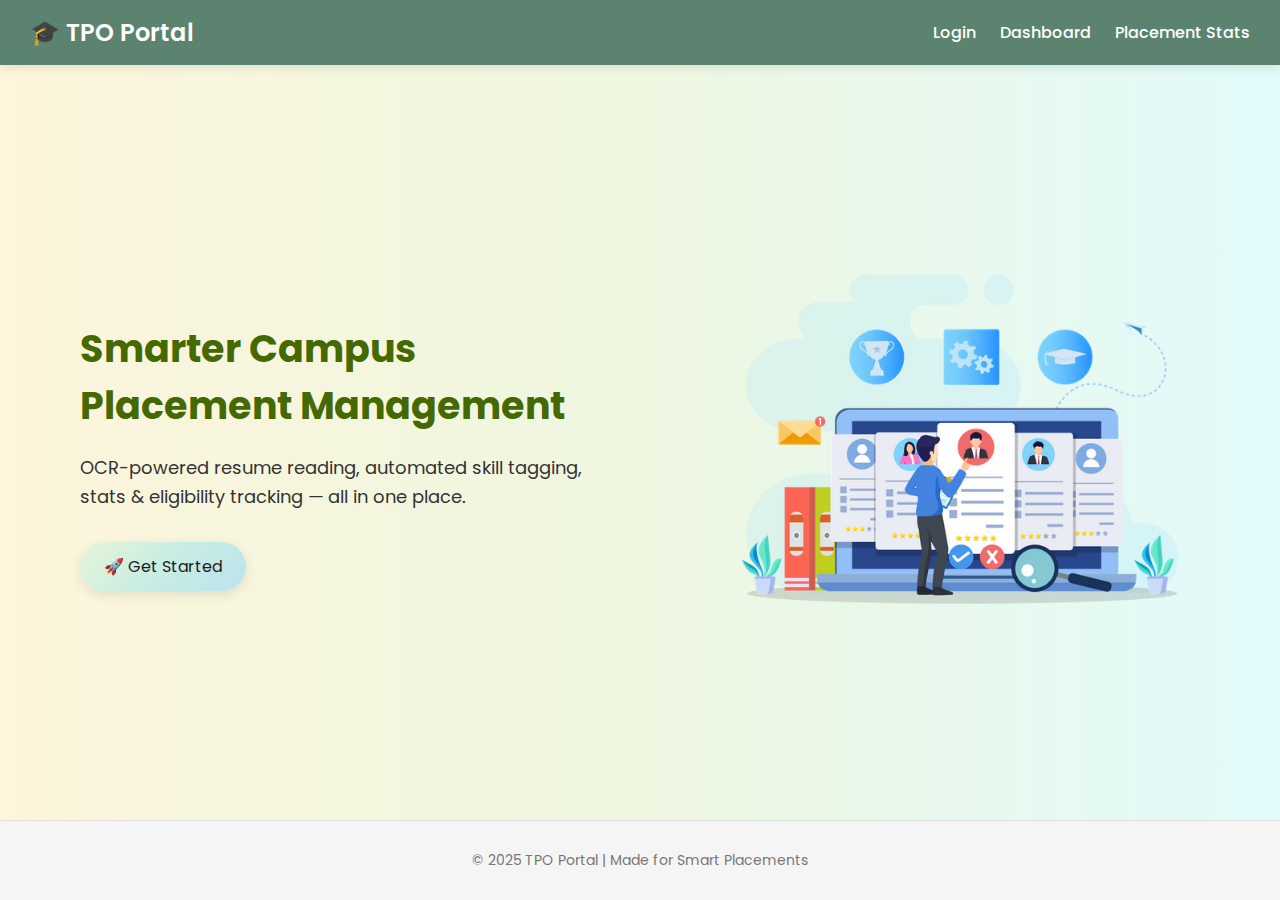
<file: index.html>
<!DOCTYPE html>
<html lang="en">
<head>
  <meta charset="UTF-8">
  <meta name="viewport" content="width=device-width, initial-scale=1.0">
  <title>College TPO Placement Portal</title>
  <link rel="stylesheet" href="style.css">
  <link href="https://fonts.googleapis.com/css2?family=Poppins:wght@400;600&display=swap" rel="stylesheet">
</head>
<body>
  <div class="hero-container">
    <header>
      <div class="logo">🎓 TPO Portal</div>
      <nav>
        <a href="login.html">Login</a>
        <a href="dashboard.html">Dashboard</a>
        <a href="stats.html">Placement Stats</a>
      </nav>
    </header>

    <main>
      <div class="hero-text">
        <h1>Smarter Campus Placement Management</h1>
        <p>OCR-powered resume reading, automated skill tagging, stats & eligibility tracking — all in one place.</p>
        <a href="login.html" class="cta-button">🚀 Get Started</a>
      </div>
      <div class="hero-image">
        <img src="placement.png" alt="Placement Illustration">
      </div>
    </main>

    <footer>
      <p>&copy; 2025 TPO Portal | Made for Smart Placements</p>
    </footer>
  </div>
</body>
</html>
</file>
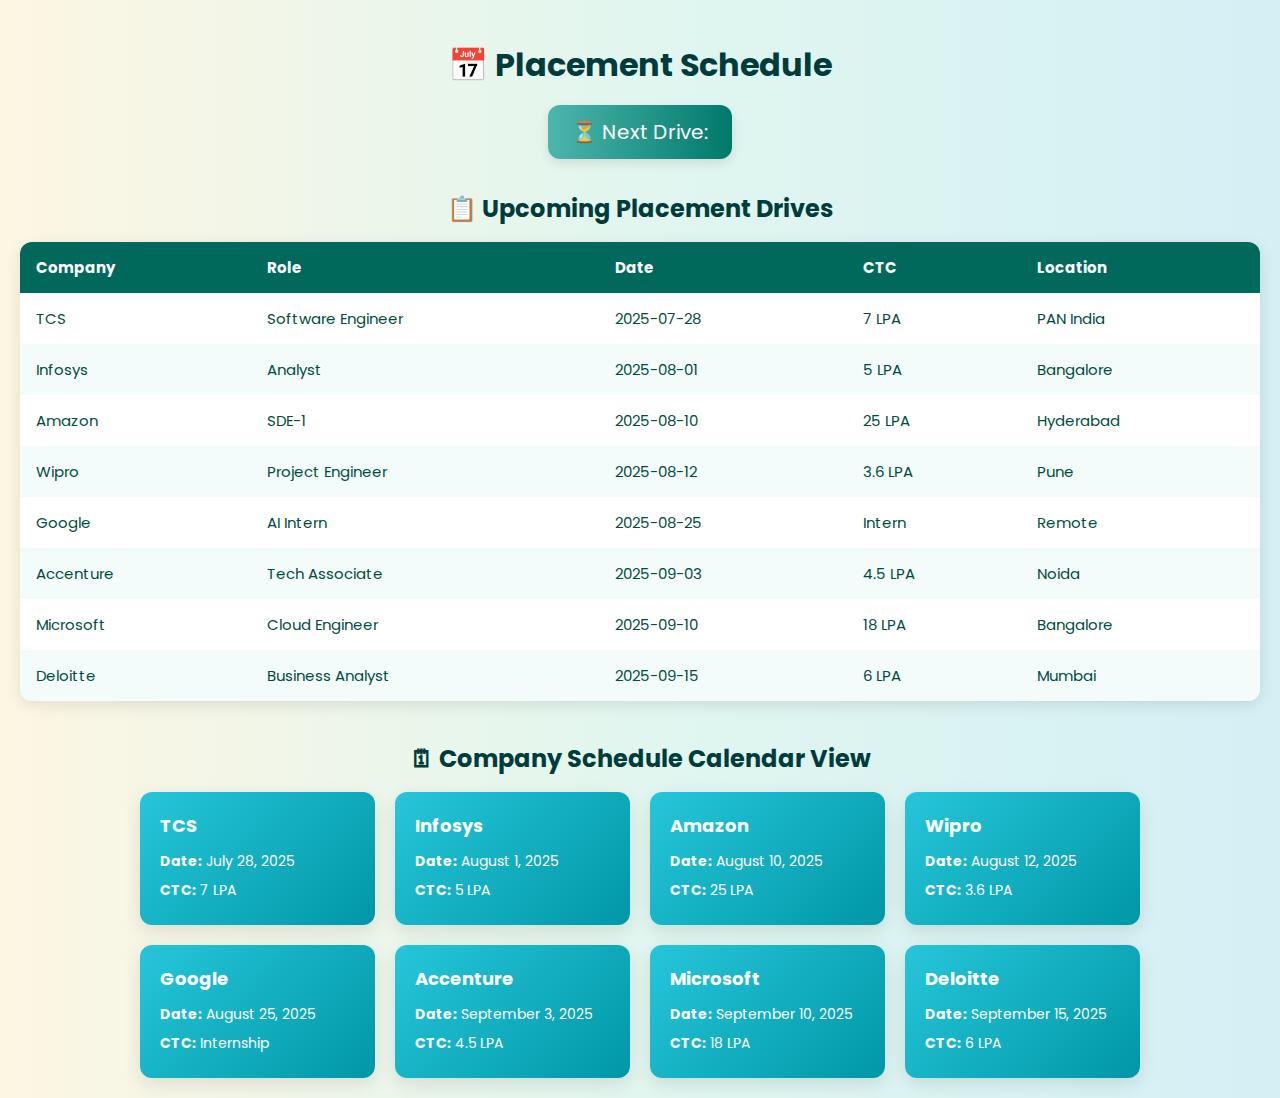
<file: dashboard.html>
<!DOCTYPE html>
<html lang="en">
<head>
  <meta charset="UTF-8" />
  <title>Placement Schedule - TPO Dashboard</title>
  <link href="https://fonts.googleapis.com/css2?family=Poppins:wght@400;600&display=swap" rel="stylesheet" />
  <style>
    * {
      box-sizing: border-box;
    }

    body {
      font-family: 'Poppins', sans-serif;
      background: linear-gradient(to right, #fdf6e3, #e1f6ef, #d4f0f5);
      margin: 0;
      padding: 20px;
      color: #004d40;
    }

    h1, h2 {
      text-align: center;
      color: #003c3c;
      margin-bottom: 1rem;
    }

    .countdown-container {
      display: flex;
      justify-content: center;
      margin-bottom: 2rem;
    }

    .countdown {
      font-size: 20px;
      background: linear-gradient(to right, #4db6ac, #00796b);
      padding: 12px 24px;
      border-radius: 12px;
      color: white;
      box-shadow: 0 4px 12px rgba(0, 0, 0, 0.1);
    }

    .schedule-table {
      width: 100%;
      border-collapse: collapse;
      background-color: white;
      box-shadow: 0 4px 15px rgba(0, 0, 0, 0.1);
      border-radius: 12px;
      overflow: hidden;
      margin-bottom: 40px;
    }

    th, td {
      padding: 14px 16px;
      text-align: left;
      font-size: 15px;
    }

    th {
      background: #00695c;
      color: white;
    }

    tr:nth-child(even) {
      background-color: #f3fbfb;
    }

    tr:hover {
      background-color: #e0f7fa;
      cursor: pointer;
    }

    .calendar-view {
      display: grid;
      grid-template-columns: repeat(auto-fit, minmax(220px, 1fr));
      gap: 20px;
      max-width: 1000px;
      margin: auto;
    }

    .calendar-card {
      background: linear-gradient(135deg, #26c6da, #0097a7);
      color: white;
      padding: 20px;
      border-radius: 12px;
      box-shadow: 0 6px 18px rgba(0, 0, 0, 0.1);
      transition: 0.3s ease;
      display: flex;
      flex-direction: column;
      justify-content: center;
    }

    .calendar-card:hover {
      transform: scale(1.05);
      background: linear-gradient(135deg, #00acc1, #00796b);
    }

    .calendar-card h3 {
      margin: 0 0 8px;
      font-size: 18px;
    }

    .calendar-card p {
      margin: 4px 0;
      font-size: 14px;
    }
  </style>
</head>
<body>
  <h1>📅 Placement Schedule</h1>

  <div class="countdown-container">
    <div class="countdown">
      ⏳ Next Drive: <span id="countdown"></span>
    </div>
  </div>

  <h2>📋 Upcoming Placement Drives</h2>
  <table class="schedule-table">
    <thead>
      <tr>
        <th>Company</th>
        <th>Role</th>
        <th>Date</th>
        <th>CTC</th>
        <th>Location</th>
      </tr>
    </thead>
    <tbody>
      <tr><td>TCS</td><td>Software Engineer</td><td>2025-07-28</td><td>7 LPA</td><td>PAN India</td></tr>
      <tr><td>Infosys</td><td>Analyst</td><td>2025-08-01</td><td>5 LPA</td><td>Bangalore</td></tr>
      <tr><td>Amazon</td><td>SDE-1</td><td>2025-08-10</td><td>25 LPA</td><td>Hyderabad</td></tr>
      <tr><td>Wipro</td><td>Project Engineer</td><td>2025-08-12</td><td>3.6 LPA</td><td>Pune</td></tr>
      <tr><td>Google</td><td>AI Intern</td><td>2025-08-25</td><td>Intern</td><td>Remote</td></tr>
      <tr><td>Accenture</td><td>Tech Associate</td><td>2025-09-03</td><td>4.5 LPA</td><td>Noida</td></tr>
      <tr><td>Microsoft</td><td>Cloud Engineer</td><td>2025-09-10</td><td>18 LPA</td><td>Bangalore</td></tr>
      <tr><td>Deloitte</td><td>Business Analyst</td><td>2025-09-15</td><td>6 LPA</td><td>Mumbai</td></tr>
    </tbody>
  </table>

  <h2>🗓 Company Schedule Calendar View</h2>
  <div class="calendar-view">
    <div class="calendar-card"><h3>TCS</h3><p><strong>Date:</strong> July 28, 2025</p><p><strong>CTC:</strong> 7 LPA</p></div>
    <div class="calendar-card"><h3>Infosys</h3><p><strong>Date:</strong> August 1, 2025</p><p><strong>CTC:</strong> 5 LPA</p></div>
    <div class="calendar-card"><h3>Amazon</h3><p><strong>Date:</strong> August 10, 2025</p><p><strong>CTC:</strong> 25 LPA</p></div>
    <div class="calendar-card"><h3>Wipro</h3><p><strong>Date:</strong> August 12, 2025</p><p><strong>CTC:</strong> 3.6 LPA</p></div>
    <div class="calendar-card"><h3>Google</h3><p><strong>Date:</strong> August 25, 2025</p><p><strong>CTC:</strong> Internship</p></div>
    <div class="calendar-card"><h3>Accenture</h3><p><strong>Date:</strong> September 3, 2025</p><p><strong>CTC:</strong> 4.5 LPA</p></div>
    <div class="calendar-card"><h3>Microsoft</h3><p><strong>Date:</strong> September 10, 2025</p><p><strong>CTC:</strong> 18 LPA</p></div>
    <div class="calendar-card"><h3>Deloitte</h3><p><strong>Date:</strong> September 15, 2025</p><p><strong>CTC:</strong> 6 LPA</p></div>
  </div>

  <script>
    const nextDriveDate = new Date("2025-07-28T09:00:00").getTime();

    const countdownInterval = setInterval(() => {
      const now = new Date().getTime();
      const distance = nextDriveDate - now;

      if (distance < 0) {
        clearInterval(countdownInterval);
        document.getElementById("countdown").textContent = "Drive Started!";
        return;
      }

      const days = Math.floor(distance / (1000 * 60 * 60 * 24));
      const hours = Math.floor((distance % (1000 * 60 * 60 * 24)) / (1000 * 60 * 60));
      const minutes = Math.floor((distance % (1000 * 60 * 60)) / (1000 * 60));
      const seconds = Math.floor((distance % (1000 * 60)) / 1000);

      document.getElementById("countdown").textContent =
        `${days}d ${hours}h ${minutes}m ${seconds}s`;
    }, 1000);
  </script>

</body>
</html>
</file>
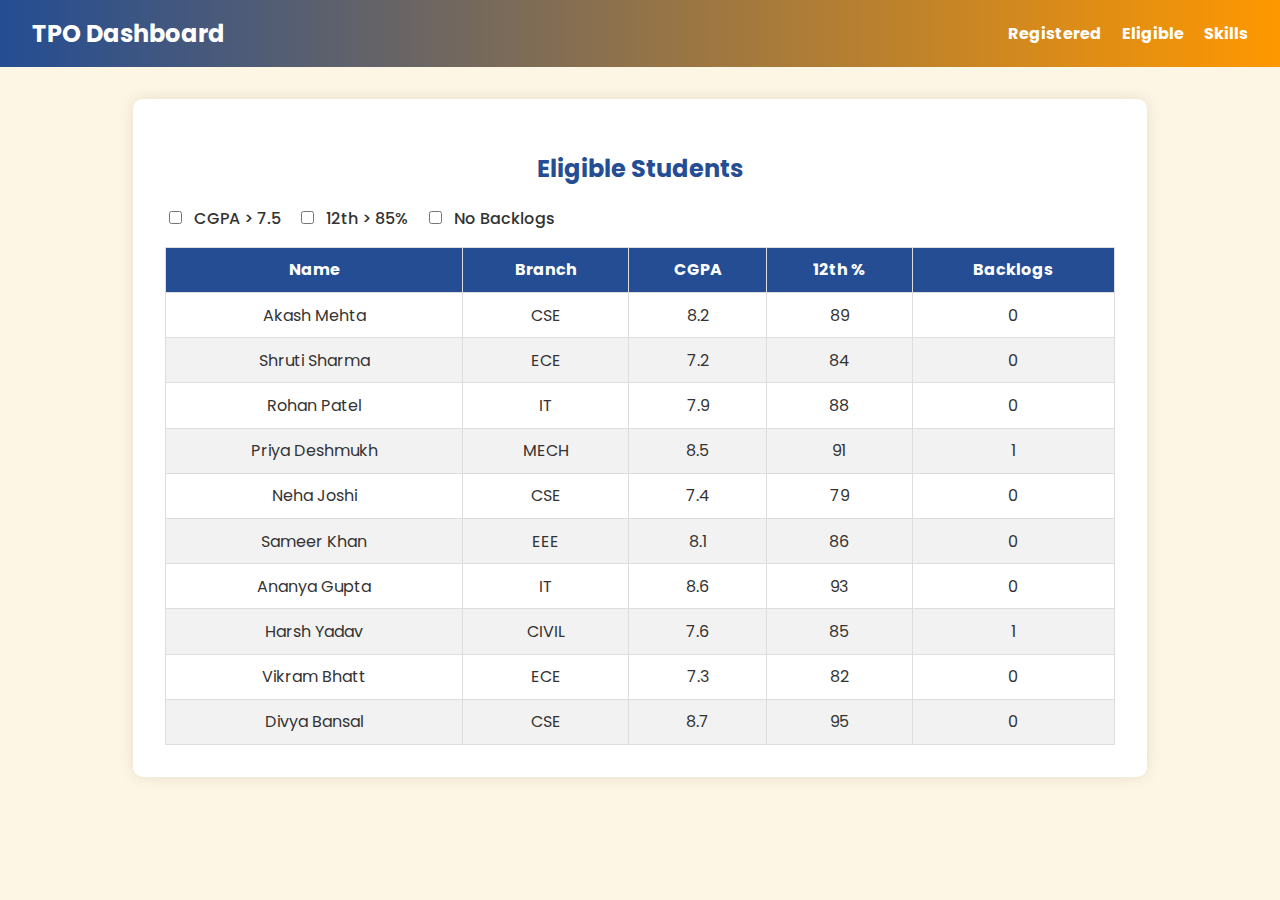
<file: eligible.html>
<!DOCTYPE html>
<html lang="en">
<head>
  <meta charset="UTF-8">
  <title>Eligible Students</title>
  <link href="https://fonts.googleapis.com/css2?family=Poppins:wght@400;600&display=swap" rel="stylesheet">
  <style>
    body {
      font-family: 'Poppins', sans-serif;
      margin: 0;
      background: #fef6e4;
      color: #333;
    }

    nav {
      background: linear-gradient(to right, #244d93, #ff9800);
      padding: 1rem 2rem;
      display: flex;
      align-items: center;
      justify-content: space-between;
      color: white;
    }

    nav h1 {
      margin: 0;
      font-size: 1.5rem;
    }

    nav a {
      color: white;
      text-decoration: none;
      margin-left: 1rem;
      font-weight: bold;
    }

    .container {
      max-width: 950px;
      margin: 2rem auto;
      background: white;
      border-radius: 10px;
      padding: 2rem;
      box-shadow: 0 0 15px rgba(0,0,0,0.1);
    }

    h2 {
      text-align: center;
      color: #244d93;
    }

    .filters {
      display: flex;
      gap: 1rem;
      margin: 1rem 0;
      flex-wrap: wrap;
    }

    .filters label {
      font-weight: 500;
    }

    .filters input[type="checkbox"] {
      margin-right: 0.5rem;
    }

    table {
      width: 100%;
      margin-top: 1rem;
      border-collapse: collapse;
    }

    th, td {
      border: 1px solid #ddd;
      padding: 0.6rem;
      text-align: center;
    }

    th {
      background-color: #244d93;
      color: white;
    }

    tr:nth-child(even) {
      background-color: #f2f2f2;
    }

    tr:hover {
      background-color: #e7f8ec;
    }
  </style>
</head>
<body>
  <nav>
    <h1>TPO Dashboard</h1>
    <div>
      <a href="register.html">Registered</a>
      <a href="eligible.html">Eligible</a>
      <a href="skill-overview.html">Skills</a>
    </div>
  </nav>

  <div class="container">
    <h2>Eligible Students</h2>

    <div class="filters">
      <label><input type="checkbox" id="cgpaFilter"> CGPA > 7.5</label>
      <label><input type="checkbox" id="hscFilter"> 12th > 85%</label>
      <label><input type="checkbox" id="backlogFilter"> No Backlogs</label>
    </div>

    <table>
      <thead>
        <tr>
          <th>Name</th>
          <th>Branch</th>
          <th>CGPA</th>
          <th>12th %</th>
          <th>Backlogs</th>
        </tr>
      </thead>
      <tbody id="eligibleTable">
        <!-- Data rows will be generated dynamically -->
      </tbody>
    </table>
  </div>

  <script>
    const students = [
      { name: "Akash Mehta", branch: "CSE", cgpa: 8.2, hsc: 89, backlog: 0 },
      { name: "Shruti Sharma", branch: "ECE", cgpa: 7.2, hsc: 84, backlog: 0 },
      { name: "Rohan Patel", branch: "IT", cgpa: 7.9, hsc: 88, backlog: 0 },
      { name: "Priya Deshmukh", branch: "MECH", cgpa: 8.5, hsc: 91, backlog: 1 },
      { name: "Neha Joshi", branch: "CSE", cgpa: 7.4, hsc: 79, backlog: 0 },
      { name: "Sameer Khan", branch: "EEE", cgpa: 8.1, hsc: 86, backlog: 0 },
      { name: "Ananya Gupta", branch: "IT", cgpa: 8.6, hsc: 93, backlog: 0 },
      { name: "Harsh Yadav", branch: "CIVIL", cgpa: 7.6, hsc: 85, backlog: 1 },
      { name: "Vikram Bhatt", branch: "ECE", cgpa: 7.3, hsc: 82, backlog: 0 },
      { name: "Divya Bansal", branch: "CSE", cgpa: 8.7, hsc: 95, backlog: 0 }
    ];

    const cgpaCheck = document.getElementById("cgpaFilter");
    const hscCheck = document.getElementById("hscFilter");
    const backlogCheck = document.getElementById("backlogFilter");
    const table = document.getElementById("eligibleTable");

    function renderTable() {
      table.innerHTML = "";
      const filtered = students.filter(s => {
        return (!cgpaCheck.checked || s.cgpa > 7.5) &&
               (!hscCheck.checked || s.hsc > 85) &&
               (!backlogCheck.checked || s.backlog === 0);
      });

      filtered.forEach(s => {
        const row = `<tr>
          <td>${s.name}</td>
          <td>${s.branch}</td>
          <td>${s.cgpa}</td>
          <td>${s.hsc}</td>
          <td>${s.backlog}</td>
        </tr>`;
        table.innerHTML += row;
      });
    }

    cgpaCheck.addEventListener("change", renderTable);
    hscCheck.addEventListener("change", renderTable);
    backlogCheck.addEventListener("change", renderTable);

    renderTable(); // Initial render
  </script>
</body>
</html>
</file>
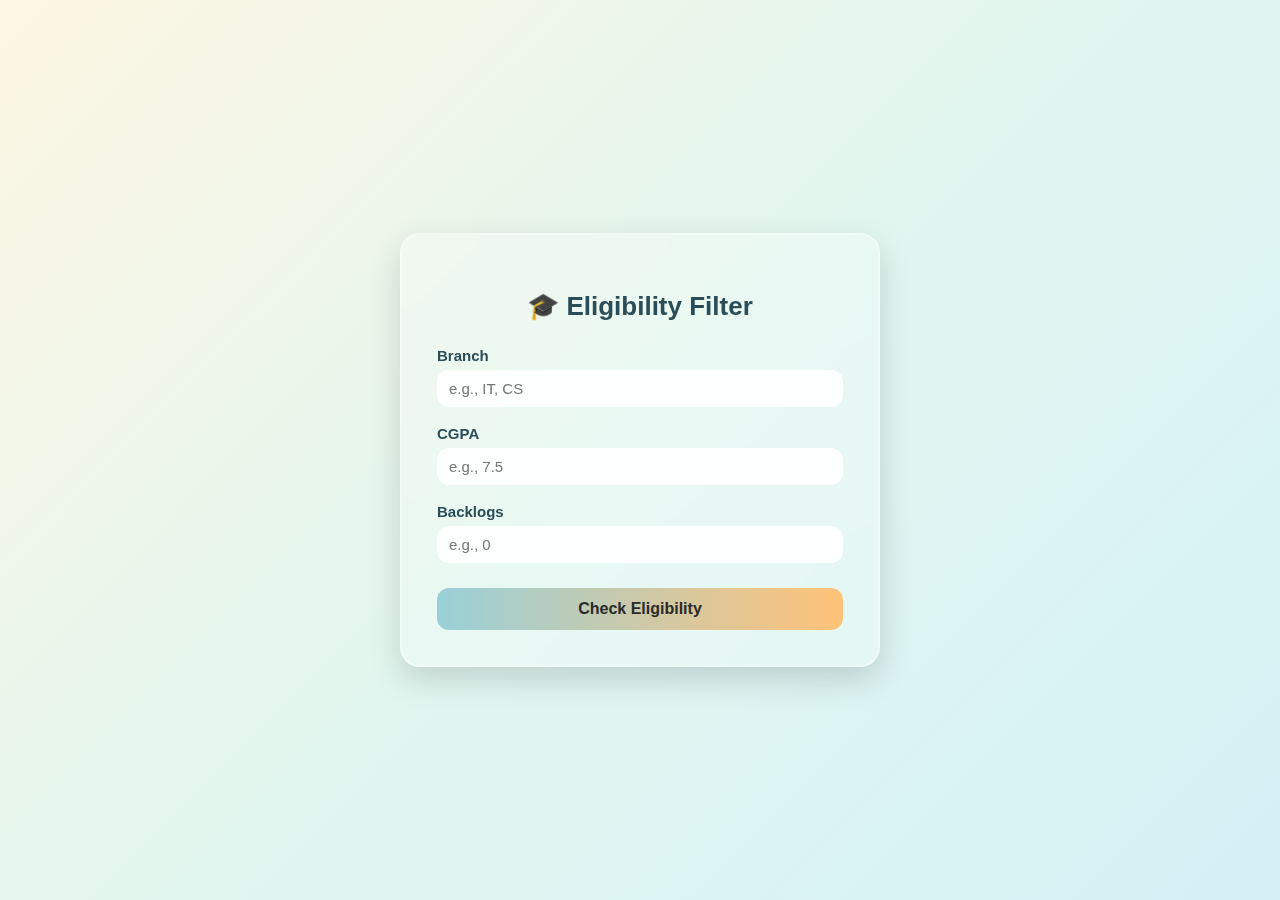
<file: filter.html>
<!DOCTYPE html>
<html lang="en">
<head>
  <meta charset="UTF-8"/>
  <meta name="viewport" content="width=device-width, initial-scale=1.0"/>
  <title>Eligibility Filter</title>
  <style>
  * {
    box-sizing: border-box;
  }

  body {
    margin: 0;
    padding: 0;
    min-height: 100vh;
    font-family: 'Segoe UI', Tahoma, Geneva, Verdana, sans-serif;
    background: linear-gradient(135deg, #fdf6e3, #e1f6ef, #d4f0f5);
    display: flex;
    align-items: center;
    justify-content: center;
  }

  .glass-card {
    backdrop-filter: blur(14px);
    background: rgba(255, 255, 255, 0.25);
    border: 2px solid rgba(255, 255, 255, 0.4);
    border-radius: 20px;
    box-shadow: 0 12px 32px rgba(0, 0, 0, 0.15);
    padding: 35px;
    width: 90%;
    max-width: 480px;
    color: #333;
    animation: fadeIn 0.6s ease;
  }

  @keyframes fadeIn {
    from { opacity: 0; transform: translateY(20px); }
    to { opacity: 1; transform: translateY(0); }
  }

  h2 {
    text-align: center;
    margin-bottom: 25px;
    font-size: 26px;
    font-weight: 700;
    color: #2a4d58;
  }

  label {
    display: block;
    margin-top: 18px;
    font-weight: 600;
    font-size: 15px;
    color: #2a4d58;
  }

  input {
    width: 100%;
    padding: 10px 12px;
    margin-top: 6px;
    border-radius: 12px;
    border: none;
    font-size: 15px;
    background: rgba(255, 255, 255, 0.95);
    color: #333;
  }

  input:focus {
    outline: 2px solid #aedee4;
  }

  button {
    margin-top: 25px;
    width: 100%;
    padding: 12px;
    background: linear-gradient(to right, #99d0d8, #ffc278);
    color: #2a2a2a;
    font-size: 16px;
    font-weight: 600;
    border: none;
    border-radius: 12px;
    cursor: pointer;
    transition: 0.3s;
  }

  button:hover {
    opacity: 0.95;
    transform: scale(1.02);
  }

  .result {
    margin-top: 20px;
    padding: 15px;
    border-radius: 10px;
    display: none;
    font-weight: 600;
    text-align: center;
  }

  .result.success {
    background-color: rgba(144, 238, 144, 0.25);
    color: #388e3c;
    border: 1px solid #66bb6a;
  }

  .result.fail {
    background-color: rgba(255, 182, 193, 0.25);
    color: #c62828;
    border: 1px solid #ef5350;
  }
</style>

</head>
<body>
  <div class="glass-card">
    <h2>🎓 Eligibility Filter</h2>
    <form id="eligibilityForm">
      <label for="branch">Branch</label>
      <input type="text" id="branch" name="branch" placeholder="e.g., IT, CS" required />

      <label for="cgpa">CGPA</label>
      <input type="number" step="0.01" id="cgpa" name="cgpa" placeholder="e.g., 7.5" required />

      <label for="backlogs">Backlogs</label>
      <input type="number" id="backlogs" name="backlogs" placeholder="e.g., 0" required />

      <button type="submit">Check Eligibility</button>
    </form>

    <div class="result" id="resultBox"></div>
  </div>

  <script>
    const form = document.getElementById("eligibilityForm");
    const resultBox = document.getElementById("resultBox");

    form.addEventListener("submit", function (e) {
      e.preventDefault();

      const cgpa = parseFloat(document.getElementById("cgpa").value);
      const backlogs = parseInt(document.getElementById("backlogs").value);

      if (cgpa >= 7.0 && backlogs === 0) {
        resultBox.textContent = "✅ Congratulations! You are Eligible.";
        resultBox.className = "result success";
      } else {
        resultBox.textContent = "❌ Sorry, you are Not Eligible.";
        resultBox.className = "result fail";
      }

      resultBox.style.display = "block";
    });
  </script>
</body>
</html>
</file>
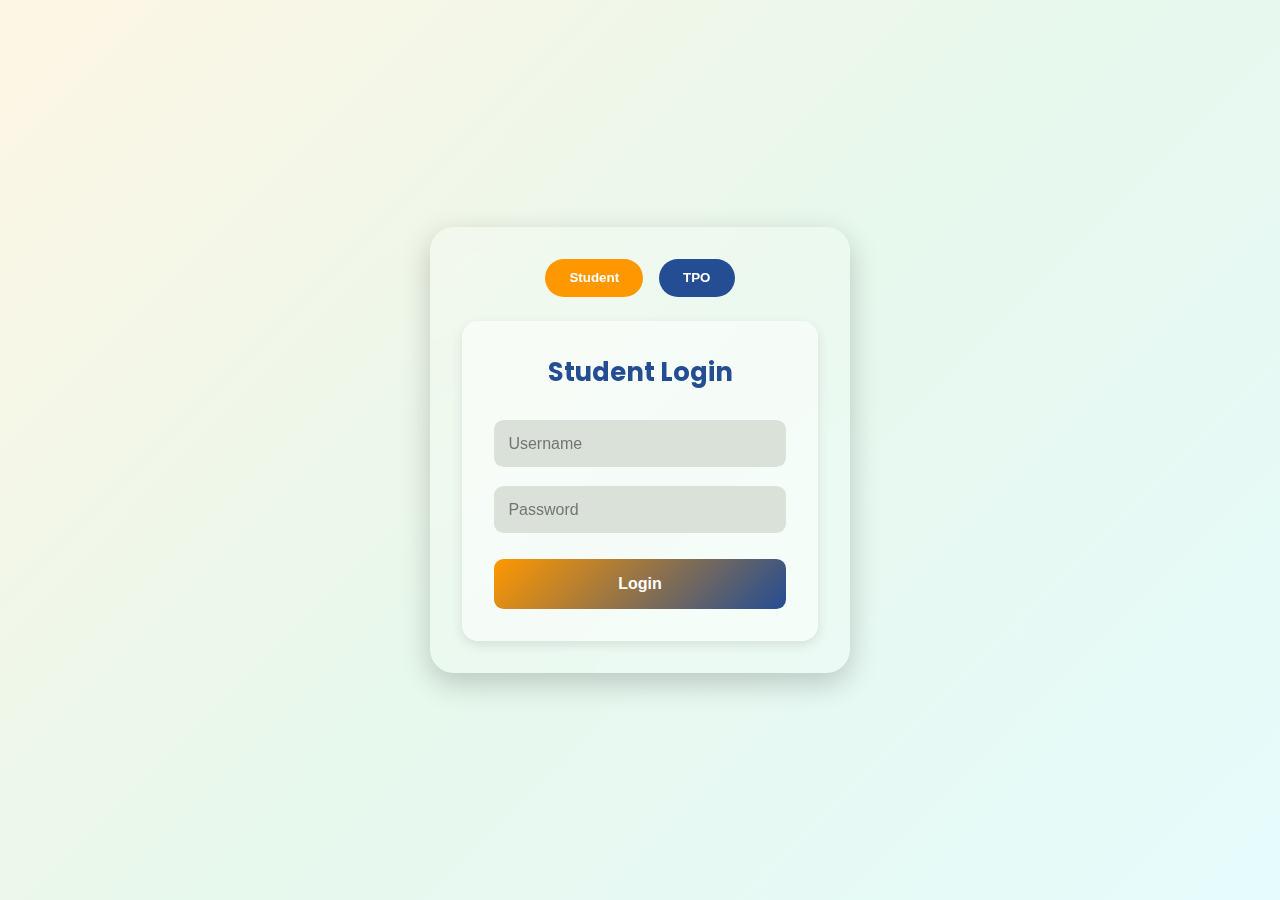
<file: login.html>
<!DOCTYPE html>
<html lang="en">
<head>
  <meta charset="UTF-8" />
  <meta name="viewport" content="width=device-width, initial-scale=1.0" />
  <title>Login | TPO Portal</title>
  <link href="https://fonts.googleapis.com/css2?family=Poppins:wght@400;600&display=swap" rel="stylesheet">
  <style>
    * {
      box-sizing: border-box;
      margin: 0;
      padding: 0;
      transition: all 0.3s ease;
    }

    body {
      font-family: 'Poppins', sans-serif;
      height: 100vh;
      background: linear-gradient(135deg, #fef6e4, #e7f8ec, #e6fbfc);
      display: flex;
      justify-content: center;
      align-items: center;
    }

    .dark-mode {
      background: linear-gradient(135deg, #1a1a2e, #16213e, #0f3460);
      color: white;
    }

    .login-container {
      background: rgba(255, 255, 255, 0.2);
      backdrop-filter: blur(10px);
      padding: 2rem;
      border-radius: 1.5rem;
      box-shadow: 0 10px 30px rgba(0, 0, 0, 0.2);
      width: 420px;
      display: flex;
      flex-direction: column;
      align-items: center;
      position: relative;
    }

    .toggle-buttons {
      display: flex;
      justify-content: center;
      margin-bottom: 1.5rem;
    }

    .toggle-buttons button {
      padding: 0.7rem 1.5rem;
      margin: 0 0.5rem;
      border: none;
      border-radius: 2rem;
      background: #244d93;
      color: white;
      font-weight: bold;
      cursor: pointer;
    }

    .toggle-buttons button.active {
      background: #ff9800;
    }

    .login-box {
      background: rgba(255, 255, 255, 0.5);
      padding: 2rem;
      border-radius: 1rem;
      width: 100%;
      display: flex;
      flex-direction: column;
      align-items: center;
      box-shadow: 0 4px 12px rgba(0, 0, 0, 0.1);
    }

    body.dark-mode .login-box {
      background: rgba(0, 0, 0, 0.4);
    }

    .login-box h2 {
      font-size: 1.6rem;
      margin-bottom: 1.2rem;
      color: #244d93;
    }

    body.dark-mode .login-box h2 {
      color: #ffdd57;
    }

    .login-box input {
      width: 100%;
      padding: 0.9rem;
      margin: 0.6rem 0;
      border: none;
      border-radius: 0.6rem;
      background: #dae1d8;
      font-size: 1rem;
    }

    body.dark-mode .login-box input {
      background: #2a2a2a;
      color: white;
    }

    .login-box input:focus {
      outline: none;
      background: #dcf0d4dc;
    }

    body.dark-mode .login-box input:focus {
      background: #3d3d3d;
    }

    .login-box button {
      width: 100%;
      padding: 1rem;
      margin-top: 1rem;
      border: none;
      border-radius: 0.6rem;
      background: linear-gradient(135deg, #ff9800, #244d93);
      color: #fff;
      font-size: 1rem;
      font-weight: 600;
      cursor: pointer;
    }

    .login-form {
      display: none;
    }

    .login-form.active {
      display: block;
    }

    /* Toggle Switch for Dark Mode */
    .dark-toggle {
      position: absolute;
      top: 20px;
      right: 20px;
    }

    .dark-toggle input {
      display: none;
    }

    .dark-toggle label {
      display: flex;
      align-items: center;
      cursor: pointer;
    }

    .dark-toggle .slider {
      width: 40px;
      height: 20px;
      background-color: #ccc;
      border-radius: 50px;
      position: relative;
      transition: 0.3s;
    }

  
  </style>
</head>

<body>
  <div class="login-container">
    <!-- Dark Mode Toggle -->
    <div class="dark-toggle">
      
    </div>

    <!-- Role Toggle -->
    <div class="toggle-buttons">
      <button id="studentBtn" class="active" onclick="showForm('student')">Student</button>
      <button id="tpoBtn" onclick="showForm('tpo')">TPO</button>
    </div>

    <!-- Student Login Form -->
    <div id="studentForm" class="login-form active">
      <div class="login-box">
        <h2>Student Login</h2>
        <form onsubmit="login(event, 'student')">
          <input type="text" placeholder="Username" required />
          <input type="password" placeholder="Password" required />
          <button type="submit">Login</button>
        </form>
      </div>
    </div>

    <!-- TPO Login Form -->
    <div id="tpoForm" class="login-form">
      <div class="login-box">
        <h2>TPO Login</h2>
        <form onsubmit="login(event, 'tpo')">
          <input type="text" placeholder="Username" required />
          <input type="password" placeholder="Password" required />
          <button type="submit">Login</button>
        </form>
      </div>
    </div>
  </div>

  <script>
    // Switch between Student and TPO Forms
    function showForm(type) {
      document.getElementById('studentForm').classList.remove('active');
      document.getElementById('tpoForm').classList.remove('active');
      document.getElementById('studentBtn').classList.remove('active');
      document.getElementById('tpoBtn').classList.remove('active');

      if (type === 'student') {
        document.getElementById('studentForm').classList.add('active');
        document.getElementById('studentBtn').classList.add('active');
      } else {
        document.getElementById('tpoForm').classList.add('active');
        document.getElementById('tpoBtn').classList.add('active');
      }
    }

    // Simulate Login Redirection
    function login(event, role) {
      event.preventDefault();
      if (role === 'tpo') {
        window.location.href = 'tpodash.html';
      } else {
        window.location.href = 'stddash.html';
      }
    }

  </script>
</body>
</html>
</file>
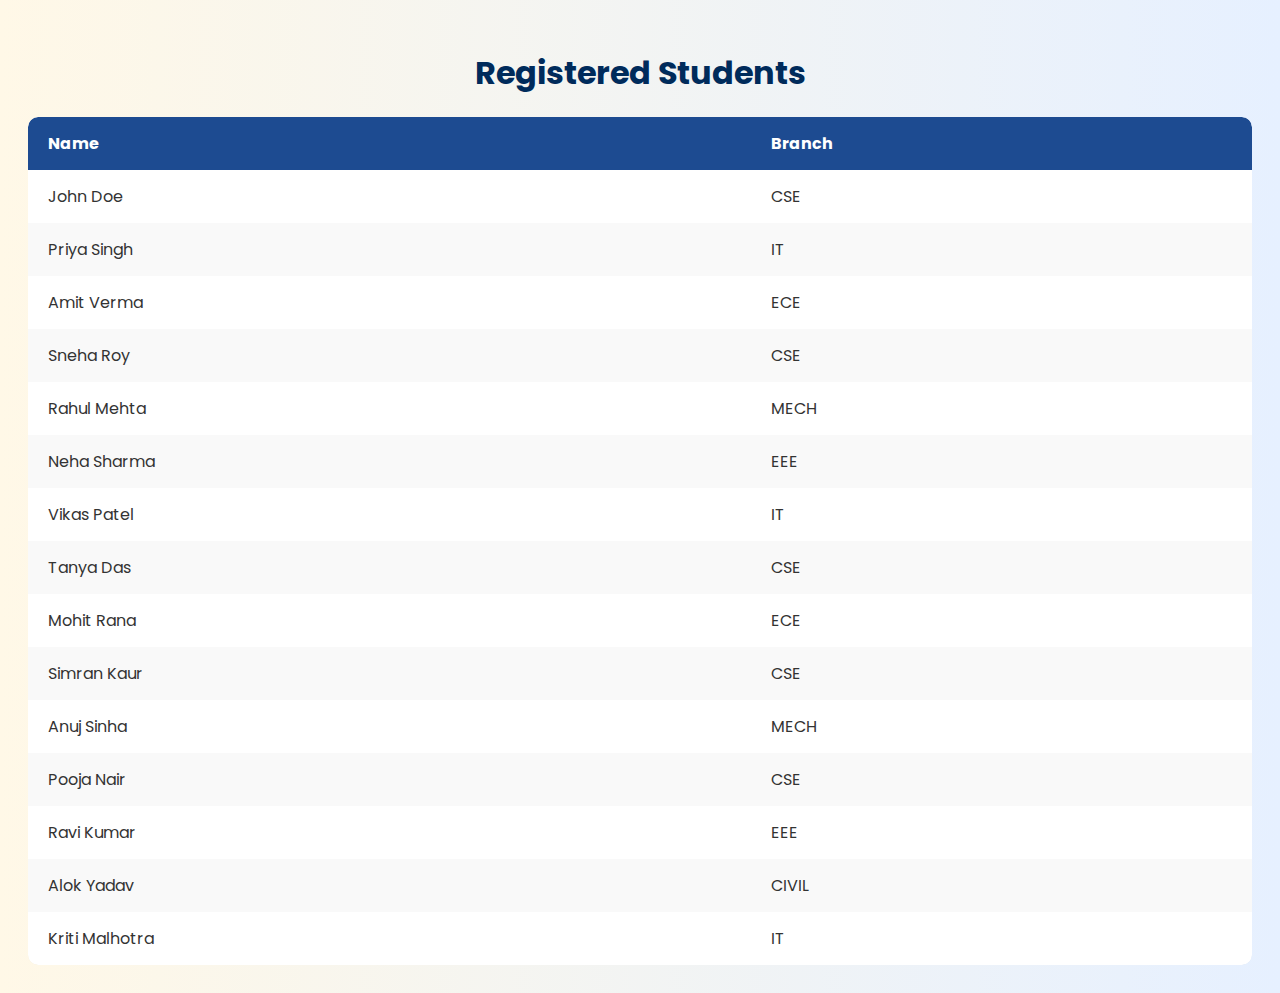
<file: register.html>
<!DOCTYPE html>
<html lang="en">
<head>
  <meta charset="UTF-8">
  <title>Registered Students - TPO Dashboard</title>
  <link href="https://fonts.googleapis.com/css2?family=Poppins:wght@400;600&display=swap" rel="stylesheet">
  <style>
    body {
      font-family: 'Poppins', sans-serif;
      background: linear-gradient(to right, #FFF8E7, #E6F0FF);
      padding: 20px;
      color: #333;
    }

    h1 {
      color: #002B5B;
      margin-bottom: 20px;
      text-align: center;
    }

    table {
      width: 100%;
      border-collapse: collapse;
      background: #ffffff;
      box-shadow: 0 4px 8px rgba(0,0,0,0.05);
      border-radius: 10px;
      overflow: hidden;
    }

    th, td {
      padding: 14px 20px;
      text-align: left;
    }

    th {
      background-color: #1d4b91;
      color: white;
    }

    tr:nth-child(even) {
      background-color: #f9f9f9;
    }

    tr:hover {
      background-color: #f1faff;
      cursor: pointer;
    }

    /* Modal */
    .modal {
      display: none;
      position: fixed;
      z-index: 100;
      left: 0;
      top: 0;
      width: 100%;
      height: 100%;
      overflow: auto;
      background-color: rgba(0,0,0,0.5);
    }

    .modal-content {
      background-color: #fff;
      margin: 5% auto;
      padding: 20px;
      border-radius: 10px;
      width: 80%;
      max-width: 600px;
      animation: slideIn 0.4s ease-out;
    }

    @keyframes slideIn {
      from { transform: translateY(-50px); opacity: 0; }
      to { transform: translateY(0); opacity: 1; }
    }

    .modal-header {
      display: flex;
      justify-content: space-between;
      align-items: center;
      border-bottom: 2px solid #FFA41B;
      padding-bottom: 10px;
    }

    .modal-header h2 {
      color: #256D85;
    }

    .close {
      font-size: 28px;
      cursor: pointer;
      color: #999;
    }

    .skill-tag {
      display: inline-block;
      background: #FFA41B;
      color: white;
      padding: 6px 12px;
      margin: 5px 5px 0 0;
      border-radius: 20px;
      font-size: 13px;
    }

    .table-container {
      overflow-x: auto;
      border-radius: 10px;
    }
  </style>
</head>
<body>

<h1>Registered Students</h1>

<div class="table-container">
  <table>
    <thead>
      <tr>
        <th>Name</th>
        <th>Branch</th>
      </tr>
    </thead>
    <tbody>
      <tr onclick="openModal('John Doe')"><td>John Doe</td><td>CSE</td></tr>
      <tr onclick="openModal('Priya Singh')"><td>Priya Singh</td><td>IT</td></tr>
      <tr onclick="openModal('Amit Verma')"><td>Amit Verma</td><td>ECE</td></tr>
      <tr onclick="openModal('Sneha Roy')"><td>Sneha Roy</td><td>CSE</td></tr>
      <tr onclick="openModal('Rahul Mehta')"><td>Rahul Mehta</td><td>MECH</td></tr>
      <tr onclick="openModal('Neha Sharma')"><td>Neha Sharma</td><td>EEE</td></tr>
      <tr onclick="openModal('Vikas Patel')"><td>Vikas Patel</td><td>IT</td></tr>
      <tr onclick="openModal('Tanya Das')"><td>Tanya Das</td><td>CSE</td></tr>
      <tr onclick="openModal('Mohit Rana')"><td>Mohit Rana</td><td>ECE</td></tr>
      <tr onclick="openModal('Simran Kaur')"><td>Simran Kaur</td><td>CSE</td></tr>
      <tr onclick="openModal('Anuj Sinha')"><td>Anuj Sinha</td><td>MECH</td></tr>
      <tr onclick="openModal('Pooja Nair')"><td>Pooja Nair</td><td>CSE</td></tr>
      <tr onclick="openModal('Ravi Kumar')"><td>Ravi Kumar</td><td>EEE</td></tr>
      <tr onclick="openModal('Alok Yadav')"><td>Alok Yadav</td><td>CIVIL</td></tr>
      <tr onclick="openModal('Kriti Malhotra')"><td>Kriti Malhotra</td><td>IT</td></tr>
    </tbody>
  </table>
</div>

<!-- Modal -->
<div id="studentModal" class="modal">
  <div class="modal-content">
    <div class="modal-header">
      <h2 id="modalName">Student Name</h2>
      <span class="close" onclick="closeModal()">&times;</span>
    </div>
    <p><strong>Email:</strong> <span id="modalEmail"></span></p>
    <p><strong>CGPA:</strong> <span id="modalCGPA"></span></p>
    <p><strong>12th Marks:</strong> <span id="modalMarks"></span></p>
    <p><strong>Backlogs:</strong> <span id="modalBacklogs"></span></p>
    <p><strong>Placement Status:</strong> <span id="modalStatus"></span></p>
    <div><strong>Skills:</strong> <div id="modalSkills"></div></div>
  </div>
</div>

<script>
  const studentData = {
    'John Doe': { email: 'john@example.com', cgpa: '8.5', marks: '91%', backlogs: '0', status: 'Placed at TCS', skills: ['C++', 'DSA', 'ReactJS'] },
    'Priya Singh': { email: 'priya@example.com', cgpa: '7.9', marks: '87%', backlogs: '0', status: 'Eligible', skills: ['Python', 'ML', 'SQL'] },
    'Amit Verma': { email: 'amit@example.com', cgpa: '6.8', marks: '82%', backlogs: '1', status: 'Not Eligible', skills: ['Java', 'HTML', 'CSS'] },
    'Sneha Roy': { email: 'sneha@domain.com', cgpa: '9.1', marks: '94%', backlogs: '0', status: 'Placed at Infosys', skills: ['Python', 'Flask'] },
    'Rahul Mehta': { email: 'rahul@domain.com', cgpa: '7.2', marks: '83%', backlogs: '1', status: 'Not Eligible', skills: ['AutoCAD', 'MATLAB'] },
    'Neha Sharma': { email: 'neha@domain.com', cgpa: '8.0', marks: '89%', backlogs: '0', status: 'Eligible', skills: ['Java', 'DS'] },
    'Vikas Patel': { email: 'vikas@domain.com', cgpa: '8.3', marks: '90%', backlogs: '0', status: 'Placed at Accenture', skills: ['SQL', 'Angular'] },
    'Tanya Das': { email: 'tanya@domain.com', cgpa: '7.5', marks: '85%', backlogs: '0', status: 'Eligible', skills: ['C++', 'JavaScript'] },
    'Mohit Rana': { email: 'mohit@domain.com', cgpa: '6.5', marks: '75%', backlogs: '2', status: 'Not Eligible', skills: ['Verilog', 'C'] },
    'Simran Kaur': { email: 'simran@domain.com', cgpa: '8.6', marks: '93%', backlogs: '0', status: 'Placed at Wipro', skills: ['Python', 'NLP'] },
    'Anuj Sinha': { email: 'anuj@domain.com', cgpa: '7.4', marks: '88%', backlogs: '1', status: 'Eligible', skills: ['CATIA', 'C'] },
    'Pooja Nair': { email: 'pooja@domain.com', cgpa: '8.2', marks: '92%', backlogs: '0', status: 'Placed at IBM', skills: ['Java', 'Spring Boot'] },
    'Ravi Kumar': { email: 'ravi@domain.com', cgpa: '6.9', marks: '80%', backlogs: '2', status: 'Not Eligible', skills: ['VHDL', 'Microcontrollers'] },
    'Alok Yadav': { email: 'alok@domain.com', cgpa: '7.8', marks: '84%', backlogs: '0', status: 'Eligible', skills: ['SketchUp', 'C#'] },
    'Kriti Malhotra': { email: 'kriti@domain.com', cgpa: '9.0', marks: '96%', backlogs: '0', status: 'Placed at Google', skills: ['React', 'Node.js', 'TypeScript'] }
  };

  function openModal(name) {
    const modal = document.getElementById('studentModal');
    const data = studentData[name];
    document.getElementById('modalName').textContent = name;
    document.getElementById('modalEmail').textContent = data.email;
    document.getElementById('modalCGPA').textContent = data.cgpa;
    document.getElementById('modalMarks').textContent = data.marks;
    document.getElementById('modalBacklogs').textContent = data.backlogs;
    document.getElementById('modalStatus').textContent = data.status;

    const skillsDiv = document.getElementById('modalSkills');
    skillsDiv.innerHTML = '';
    data.skills.forEach(skill => {
      const tag = document.createElement('span');
      tag.className = 'skill-tag';
      tag.textContent = skill;
      skillsDiv.appendChild(tag);
    });

    modal.style.display = 'block';
  }

  function closeModal() {
    document.getElementById('studentModal').style.display = 'none';
  }

  window.onclick = function(event) {
    const modal = document.getElementById('studentModal');
    if (event.target === modal) modal.style.display = "none";
  };
</script>

</body>
</html>
</file>
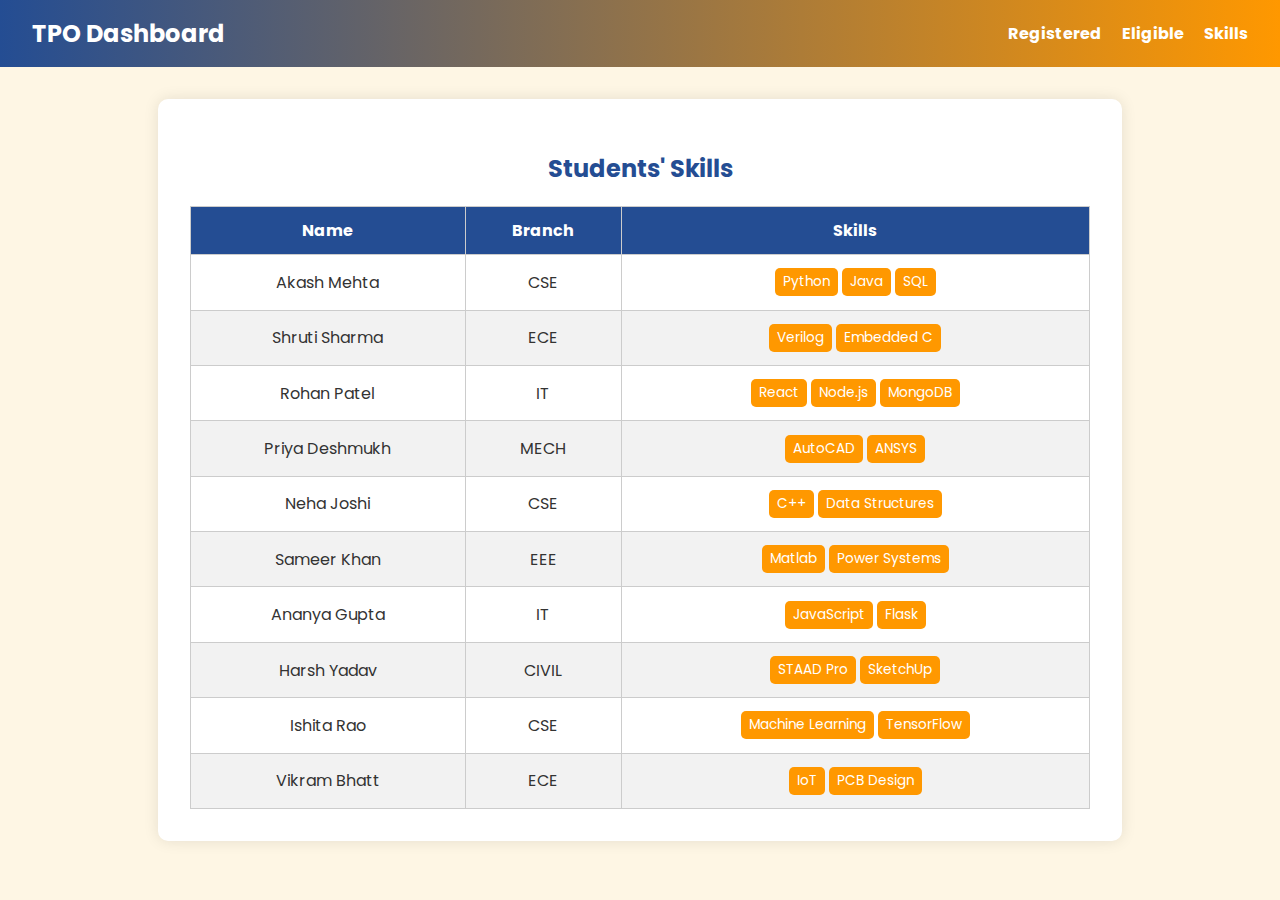
<file: skill-overview.html>
<!DOCTYPE html>
<html lang="en">
<head>
  <meta charset="UTF-8">
  <title>Students Skills</title>
  <link href="https://fonts.googleapis.com/css2?family=Poppins:wght@400;600&display=swap" rel="stylesheet">
  <style>
    body {
      font-family: 'Poppins', sans-serif;
      margin: 0;
      background: #fef6e4;
      color: #333;
    }

    nav {
      background: linear-gradient(to right, #244d93, #ff9800);
      padding: 1rem 2rem;
      display: flex;
      justify-content: space-between;
      align-items: center;
      color: white;
    }

    nav h1 {
      margin: 0;
      font-size: 1.5rem;
    }

    nav a {
      color: white;
      text-decoration: none;
      margin-left: 1rem;
      font-weight: bold;
    }

    .container {
      max-width: 900px;
      margin: 2rem auto;
      background: white;
      border-radius: 10px;
      padding: 2rem;
      box-shadow: 0 0 15px rgba(0,0,0,0.1);
    }

    h2 {
      text-align: center;
      color: #244d93;
    }

    table {
      width: 100%;
      margin-top: 1rem;
      border-collapse: collapse;
    }

    th, td {
      border: 1px solid #ccc;
      padding: 0.7rem;
      text-align: center;
    }

    th {
      background-color: #244d93;
      color: white;
    }

    tr:nth-child(even) {
      background-color: #f2f2f2;
    }

    tr:hover {
      background-color: #e7f8ec;
    }

    .tag {
      display: inline-block;
      background: #ff9800;
      color: white;
      padding: 4px 8px;
      margin: 2px;
      border-radius: 5px;
      font-size: 0.85rem;
    }
  </style>
</head>
<body>
  <nav>
    <h1>TPO Dashboard</h1>
    <div>
      <a href="registered.html">Registered</a>
      <a href="eligible.html">Eligible</a>
      <a href="skills.html">Skills</a>
    </div>
  </nav>

  <div class="container">
    <h2>Students' Skills</h2>
    <table>
      <thead>
        <tr>
          <th>Name</th>
          <th>Branch</th>
          <th>Skills</th>
        </tr>
      </thead>
      <tbody>
        <tr>
          <td>Akash Mehta</td><td>CSE</td><td><span class="tag">Python</span><span class="tag">Java</span><span class="tag">SQL</span></td>
        </tr>
        <tr>
          <td>Shruti Sharma</td><td>ECE</td><td><span class="tag">Verilog</span><span class="tag">Embedded C</span></td>
        </tr>
        <tr>
          <td>Rohan Patel</td><td>IT</td><td><span class="tag">React</span><span class="tag">Node.js</span><span class="tag">MongoDB</span></td>
        </tr>
        <tr>
          <td>Priya Deshmukh</td><td>MECH</td><td><span class="tag">AutoCAD</span><span class="tag">ANSYS</span></td>
        </tr>
        <tr>
          <td>Neha Joshi</td><td>CSE</td><td><span class="tag">C++</span><span class="tag">Data Structures</span></td>
        </tr>
        <tr>
          <td>Sameer Khan</td><td>EEE</td><td><span class="tag">Matlab</span><span class="tag">Power Systems</span></td>
        </tr>
        <tr>
          <td>Ananya Gupta</td><td>IT</td><td><span class="tag">JavaScript</span><span class="tag">Flask</span></td>
        </tr>
        <tr>
          <td>Harsh Yadav</td><td>CIVIL</td><td><span class="tag">STAAD Pro</span><span class="tag">SketchUp</span></td>
        </tr>
        <tr>
          <td>Ishita Rao</td><td>CSE</td><td><span class="tag">Machine Learning</span><span class="tag">TensorFlow</span></td>
        </tr>
        <tr>
          <td>Vikram Bhatt</td><td>ECE</td><td><span class="tag">IoT</span><span class="tag">PCB Design</span></td>
        </tr>
      </tbody>
    </table>
  </div>
</body>
</html>
</file>
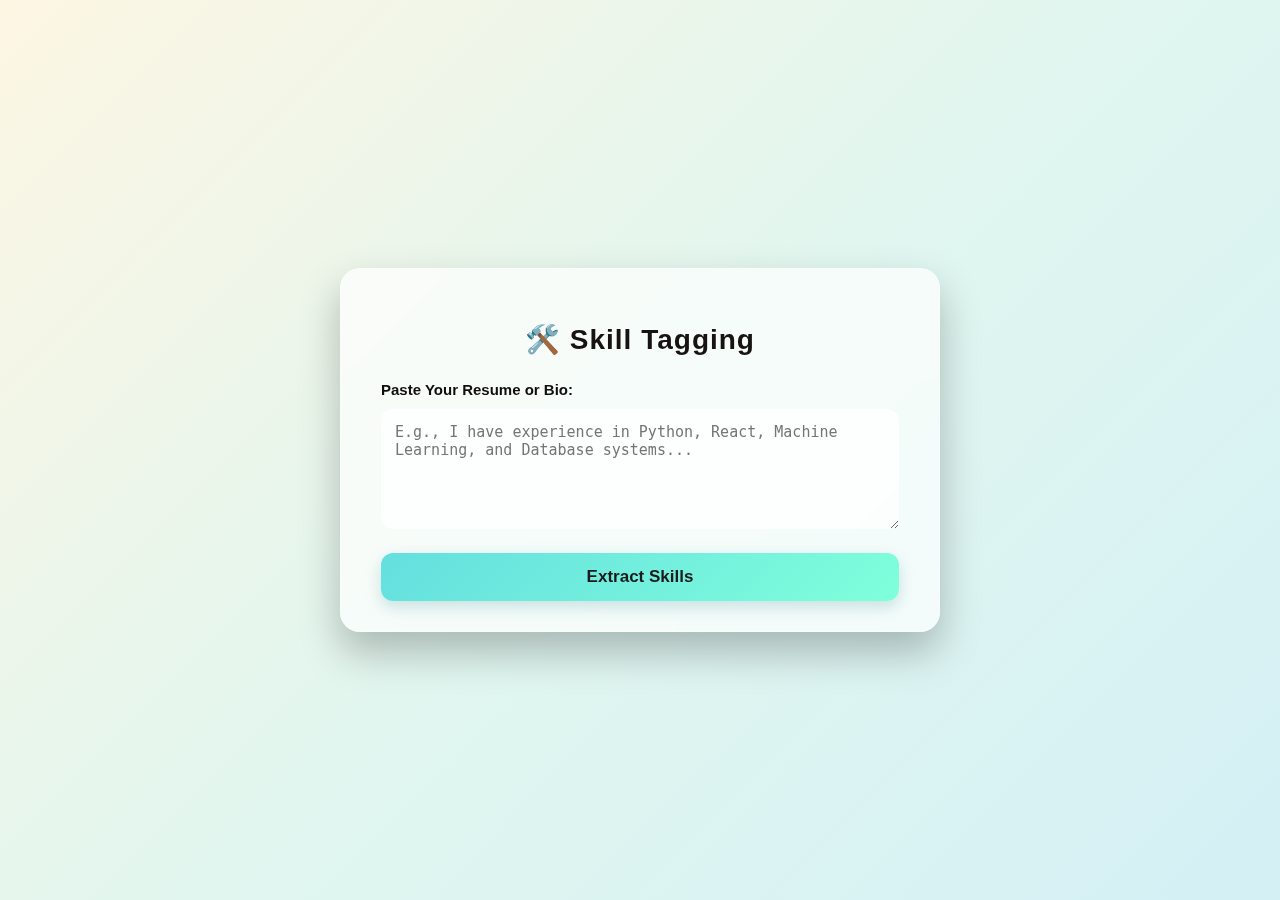
<file: skills.html>
<!DOCTYPE html>
<html lang="en">
<head>
  <meta charset="UTF-8" />
  <meta name="viewport" content="width=device-width, initial-scale=1.0"/>
  <title>Skill Tagging</title>
<style>
  * {
    box-sizing: border-box;
  }

  body {
    font-family: 'Segoe UI', Tahoma, Geneva, Verdana, sans-serif;
    background: linear-gradient(135deg, #fdf6e3, #e1f6ef, #d4f0f5); /* Updated Mint Blue Glow */
    margin: 0;
    padding: 0;
    min-height: 100vh;
    display: flex;
    justify-content: center;
    align-items: center;
    animation: fadeInBody 1s ease-in;
  }

  @keyframes fadeInBody {
    from { opacity: 0; }
    to { opacity: 1; }
  }

  .container {
    backdrop-filter: blur(14px);
    background: rgba(255, 255, 255, 0.67);
    border: 1px solid rgba(255, 255, 255, 0.3);
    width: 90%;
    max-width: 600px;
    padding: 30px 40px;
    border-radius: 20px;
    box-shadow: 0 20px 40px rgba(0, 0, 0, 0.25);
    animation: fadeInCard 1s ease-in-out;
  }

  @keyframes fadeInCard {
    from {opacity: 0; transform: translateY(30px);}
    to {opacity: 1; transform: translateY(0);}
  }

  h2 {
    text-align: center;
    margin-bottom: 25px;
    color: #171313;
    font-size: 28px;
    letter-spacing: 1px;
  }

  label {
    font-weight: 600;
    color: #110e0e;
    font-size: 15px;
  }

  textarea {
    width: 100%;
    height: 120px;
    padding: 14px;
    margin-top: 10px;
    border-radius: 12px;
    border: none;
    font-size: 15px;
    resize: vertical;
    background: rgba(255, 255, 255, 0.75);
    color: #333;
    transition: box-shadow 0.3s ease;
  }

  textarea:focus {
    outline: none;
    box-shadow: 0 0 0 2px #52cbe7; /* Cyan border */
  }

  button {
    margin-top: 20px;
    width: 100%;
    padding: 14px;
    background: linear-gradient(135deg, #64dfdf, #80ffdb); /* Light teal gradient */
    color: #1b1b1b;
    font-size: 17px;
    font-weight: bold;
    border: none;
    border-radius: 12px;
    cursor: pointer;
    transition: all 0.3s ease;
    box-shadow: 0 6px 16px rgba(129, 184, 184, 0.4);
  }

  button:hover {
    background: linear-gradient(135deg, #38b6ff, #75f3c6);
    color: #fff;
    transform: translateY(-2px);
    box-shadow: 0 8px 20px rgba(139, 192, 222, 0.6);
  }

  .result {
    margin-top: 25px;
    padding: 15px;
    border-radius: 14px;
    background: rgba(255, 255, 255, 0.9);
    border: 1px solid rgba(0, 0, 0, 0.05);
    color: #2c3e50;
  }

  .tag {
    display: inline-block;
    background-color: #9fe5d7; /* Emerald green */
    color: white;
    padding: 7px 14px;
    border-radius: 20px;
    margin: 6px 8px;
    font-size: 14px;
    font-weight: 500;
    animation: pop 0.3s ease-in-out;
  }

  @keyframes pop {
    0% {transform: scale(0);}
    100% {transform: scale(1);}
  }
</style>

</head>
<body>
  <div class="container">
    <h2>🛠️ Skill Tagging</h2>
    <form id="skillForm">
      <label for="resumeText">Paste Your Resume or Bio:</label>
      <textarea id="resumeText" placeholder="E.g., I have experience in Python, React, Machine Learning, and Database systems..." required></textarea>
      <button type="submit">Extract Skills</button>
    </form>

    <div class="result" id="skillTags" style="display: none;">
      <h3>Tagged Skills:</h3>
      <div id="tagsContainer"></div>
    </div>
  </div>

  <script>
    const form = document.getElementById("skillForm");
    const skillTags = document.getElementById("skillTags");
    const tagsContainer = document.getElementById("tagsContainer");

    const predefinedSkills = [
      "Python", "Java", "C++", "HTML", "CSS", "JavaScript", "React",
      "Node.js", "MongoDB", "SQL", "Machine Learning", "AI", "Data Science",
      "Git", "Firebase", "Flutter", "AWS", "Linux", "DevOps", "TensorFlow",
      "Communication", "Leadership", "Teamwork", "Problem Solving", "Time Management"
    ];

    form.addEventListener("submit", function (e) {
      e.preventDefault();

      const text = document.getElementById("resumeText").value.toLowerCase();
      const foundSkills = [];

      predefinedSkills.forEach(skill => {
        if (text.includes(skill.toLowerCase())) {
          foundSkills.push(skill);
        }
      });

      tagsContainer.innerHTML = "";
      if (foundSkills.length > 0) {
        foundSkills.forEach(skill => {
          const tag = document.createElement("span");
          tag.className = "tag";
          tag.textContent = skill;
          tagsContainer.appendChild(tag);
        });
      } else {
        tagsContainer.innerHTML = "<p>No skills matched.</p>";
      }

      skillTags.style.display = "block";
    });
  </script>
</body>
</html>
</file>
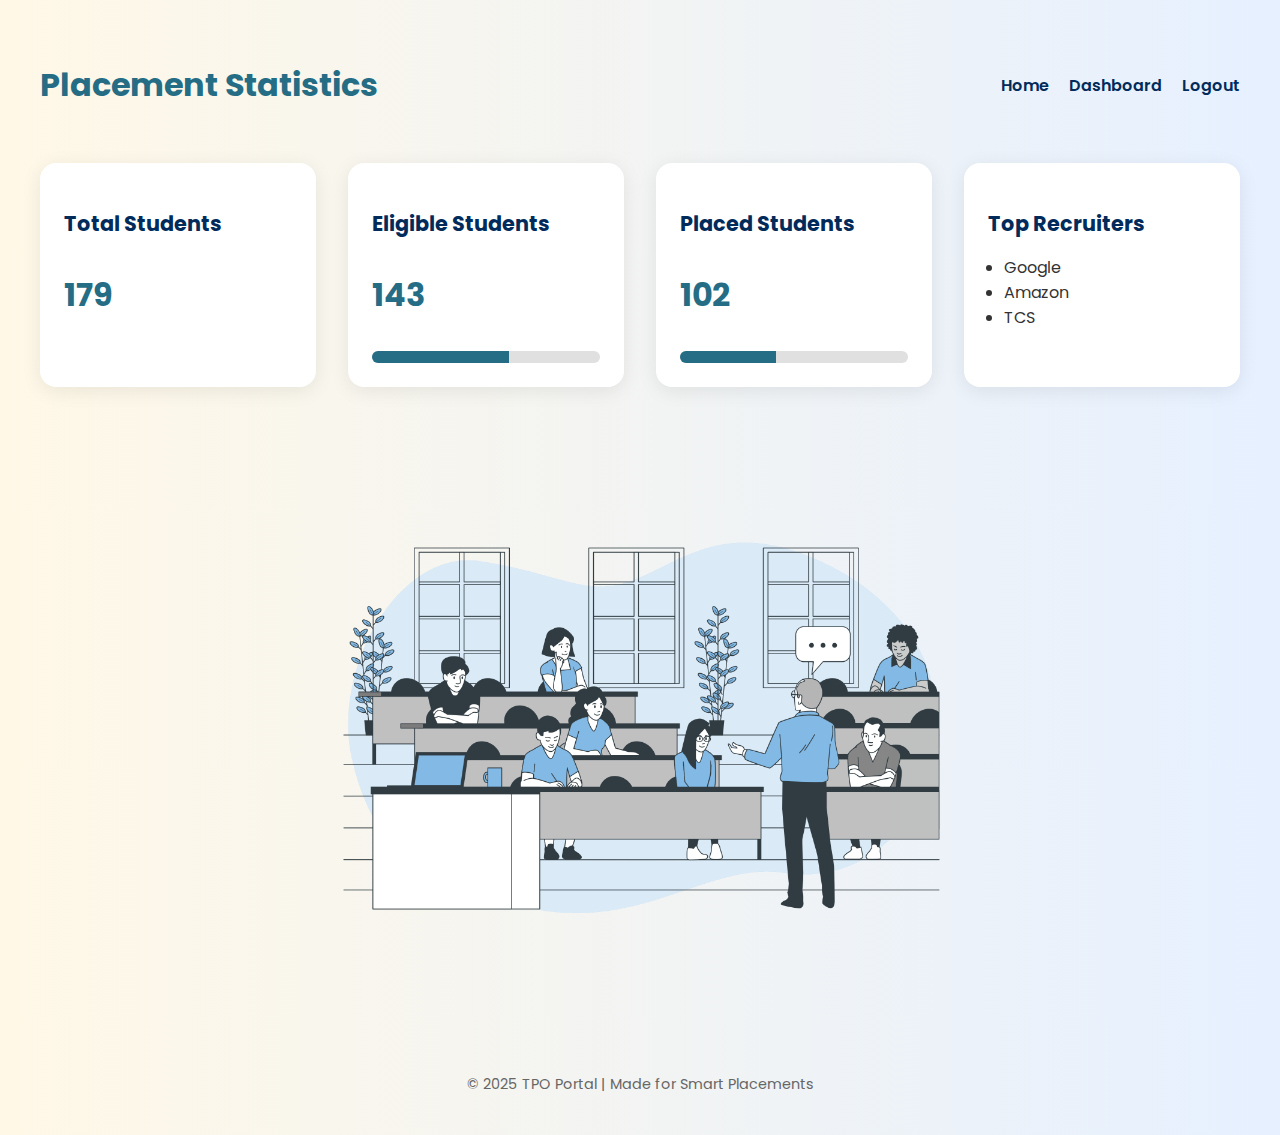
<file: stats.html>
<!DOCTYPE html>
<html lang="en">
<head>
  <meta charset="UTF-8" />
  <meta name="viewport" content="width=device-width, initial-scale=1.0"/>
  <title>Placement Stats | TPO Portal</title>
  <link href="https://fonts.googleapis.com/css2?family=Poppins:wght@400;600&display=swap" rel="stylesheet">
  <style>
    :root {
      --primary-orange: #FFA41B;
      --accent-blue: #256D85;
      --btn-gradient: linear-gradient(to right, #FFA41B, #002B5B);
      --background-gradient: linear-gradient(to right, #FFF8E7, #E6F0FF);
    }

    body {
      font-family: 'Poppins', sans-serif;
      background: var(--background-gradient);
      color: #333;
      padding: 2rem;
    }

    header {
      display: flex;
      justify-content: space-between;
      align-items: center;
      margin-bottom: 2rem;
    }

    header h1 {
      font-size: 2rem;
      color: #256D85;
    }

    nav a {
      margin-left: 1rem;
      text-decoration: none;
      color: #002B5B;
      font-weight: 600;
      transition: 0.3s;
    }

    nav a:hover {
      color: #FFA41B;
    }

    .stats-container {
      display: grid;
      grid-template-columns: repeat(auto-fit, minmax(250px, 1fr));
      gap: 2rem;
      margin-top: 1rem;
    }

    .card {
      background: #fff;
      padding: 1.5rem;
      border-radius: 1rem;
      box-shadow: 0 4px 20px rgba(0, 0, 0, 0.08);
    }

    .card h3 {
      margin-bottom: 1rem;
      font-size: 1.3rem;
      color: #002B5B;
    }

    .card p {
      font-size: 2rem;
      color: #256D85;
      font-weight: bold;
    }

    .progress-bar {
      width: 100%;
      background: #e0e0e0;
      border-radius: 20px;
      overflow: hidden;
      margin-top: 0.8rem;
    }

    .progress-fill {
      height: 12px;
      background: #256D85;
      transition: width 1s ease-in-out;
    }

    ul {
      margin-top: 0.5rem;
      padding-left: 1rem;
    }

    .bottom-illustration {
      text-align: center;
      margin-top: 3rem;
    }

    .bottom-illustration img {
      width: 70%;
      max-width: 600px;
      opacity: 0.95;
    }

    footer {
      text-align: center;
      margin-top: 2rem;
      font-size: 0.9rem;
      color: #666;
    }
  </style>
</head>
<body>

  <header>
    <h1>Placement Statistics</h1>
    <nav>
      <a href="index.html">Home</a>
      <a href="dashboard.html">Dashboard</a>
      <a href="login.html">Logout</a>
    </nav>
  </header>

  <section class="stats-container">
    <div class="card">
      <h3>Total Students</h3>
      <p id="total">0</p>
    </div>
    <div class="card">
      <h3>Eligible Students</h3>
      <p id="eligible">0</p>
      <div class="progress-bar">
        <div class="progress-fill" style="width: 60%;"></div>
      </div>
    </div>
    <div class="card">
      <h3>Placed Students</h3>
      <p id="placed">0</p>
      <div class="progress-bar">
        <div class="progress-fill" style="width: 42%;"></div>
      </div>
    </div>
    <div class="card">
      <h3>Top Recruiters</h3>
      <ul>
        <li>Google</li>
        <li>Amazon</li>
        <li>TCS</li>
      </ul>
    </div>
  </section>

  <div class="bottom-illustration">
    <img src="college class-bro.png" alt="Dashboard Illustration">
  </div>

  <footer>
    &copy; 2025 TPO Portal | Made for Smart Placements
  </footer>

  <script>
    function animateValue(id, start, end, duration) {
      let range = end - start;
      let current = start;
      let increment = end > start ? 1 : -1;
      let stepTime = Math.abs(Math.floor(duration / range));
      const obj = document.getElementById(id);
      let timer = setInterval(() => {
        current += increment;
        obj.textContent = current;
        if (current == end) clearInterval(timer);
      }, stepTime);
    }

    animateValue("total", 0, 320, 1000);
    animateValue("eligible", 0, 184, 1000);
    animateValue("placed", 0, 137, 1000);
  </script>
</body>
</html>
</file>
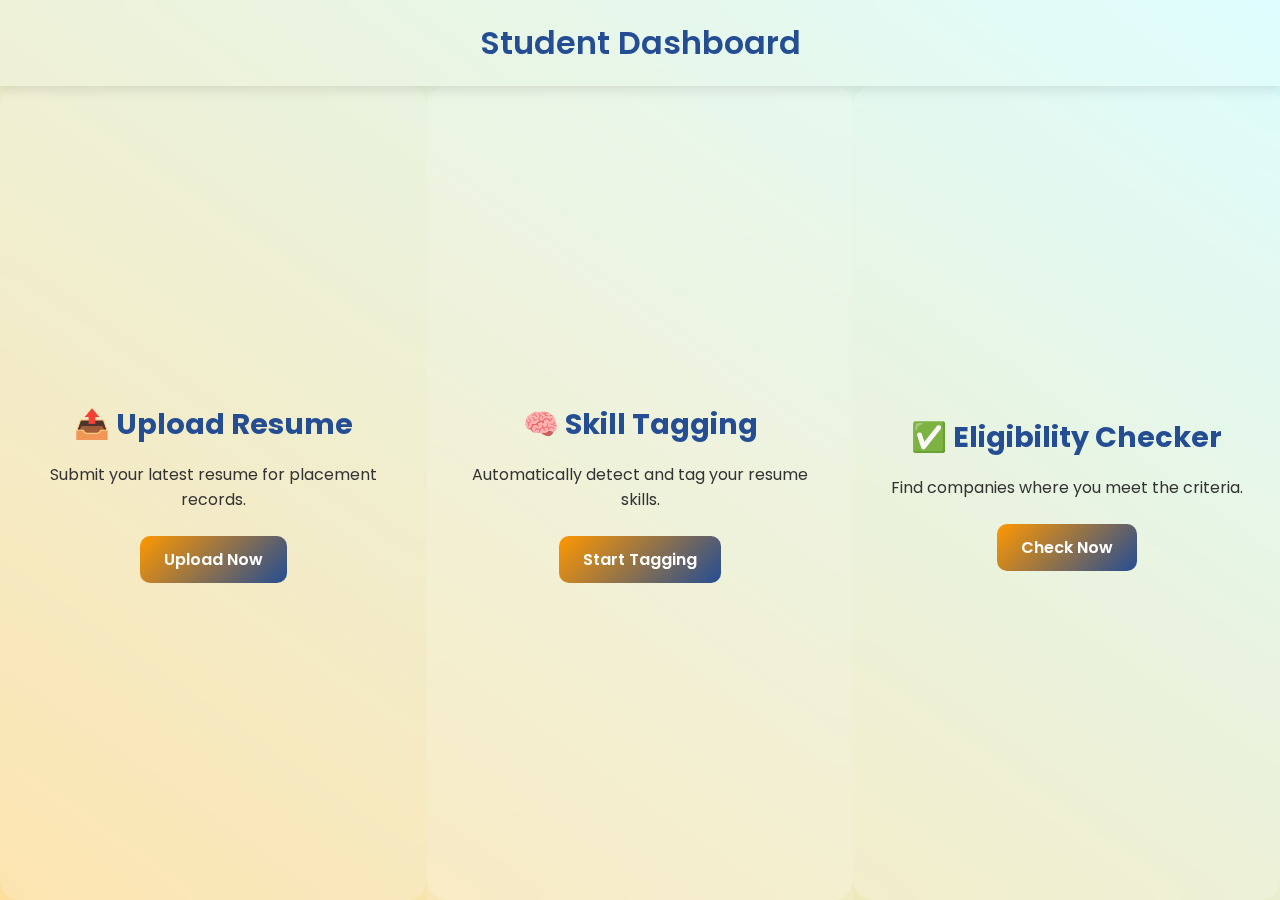
<file: stddash.html>
<!DOCTYPE html>
<html lang="en">

<head>
  <meta charset="UTF-8" />
  <meta name="viewport" content="width=device-width, initial-scale=1.0" />
  <title>Student Dashboard</title>
  <link href="https://fonts.googleapis.com/css2?family=Poppins:wght@400;600&display=swap" rel="stylesheet">
  <style>
    * {
      margin: 0;
      padding: 0;
      box-sizing: border-box;
    }

    body {
      font-family: 'Poppins', sans-serif;
      height: 100vh;
      display: flex;
      flex-direction: column;
      background: linear-gradient(to right top, #fddb92, #d1fdff);
    }

    header {
      text-align: center;
      padding: 1.2rem;
      font-size: 2rem;
      font-weight: 600;
      color: #244d93;
      background: rgba(255, 255, 255, 0.3);
      backdrop-filter: blur(10px);
      -webkit-backdrop-filter: blur(10px);
      box-shadow: 0 4px 12px rgba(0, 0, 0, 0.1);
      position: sticky;
      top: 0;
      z-index: 100;
    }

    .container {
      flex: 1;
      display: flex;
    }

    .section {
      flex: 1;
      display: flex;
      justify-content: center;
      align-items: center;
      transition: 0.4s;
      position: relative;
      overflow: hidden;
      cursor: pointer;
    }

    .section:hover {
      flex: 1.2;
      z-index: 2;
    }

    .section:before {
      content: '';
      position: absolute;
      inset: 0;
      background: rgba(255, 255, 255, 0.2);
      backdrop-filter: blur(12px);
      border-radius: 20px;
      z-index: 0;
    }

    .content {
      position: relative;
      z-index: 1;
      text-align: center;
      padding: 2rem;
      border-radius: 15px;
      transition: transform 0.3s ease;
    }

    .section:hover .content {
      transform: scale(1.05);
    }

    .content h2 {
      font-size: 1.8rem;
      color: #244d93;
      margin-bottom: 1rem;
    }

    .content p {
      font-size: 1rem;
      color: #333;
      margin-bottom: 1.5rem;
    }

    .content a {
      text-decoration: none;
      color: white;
      background: linear-gradient(135deg, #ff9800, #244d93);
      padding: 0.7rem 1.5rem;
      border-radius: 10px;
      font-weight: 600;
      transition: background 0.3s;
      display: inline-block;
    }

    .content a:hover {
      background: linear-gradient(135deg, #244d93, #ff9800);
    }

    .section:nth-child(1) {
      background: rgba(255, 255, 255, 0.1);
    }

    .section:nth-child(2) {
      background: rgba(255, 255, 255, 0.2);
    }

    .section:nth-child(3) {
      background: rgba(255, 255, 255, 0.1);
    }

    @media (max-width: 768px) {
      .container {
        flex-direction: column;
      }

      .section {
        height: 33.3%;
      }

      .section:hover {
        flex: none;
      }

      header {
        font-size: 1.5rem;
      }
    }
  </style>
</head>

<body>

  <header>Student Dashboard</header>

  <div class="container">
    <div class="section">
      <div class="content">
        <h2>📤 Upload Resume</h2>
        <p>Submit your latest resume for placement records.</p>
        <a href="upload.html">Upload Now</a>
      </div>
    </div>

    <div class="section">
      <div class="content">
        <h2>🧠 Skill Tagging</h2>
        <p>Automatically detect and tag your resume skills.</p>
        <a href="skills.html">Start Tagging</a>
      </div>
    </div>

    <div class="section">
      <div class="content">
        <h2>✅ Eligibility Checker</h2>
        <p>Find companies where you meet the criteria.</p>
        <a href="filter.html">Check Now</a>
      </div>
    </div>
  </div>

</body>

</html>
</file>
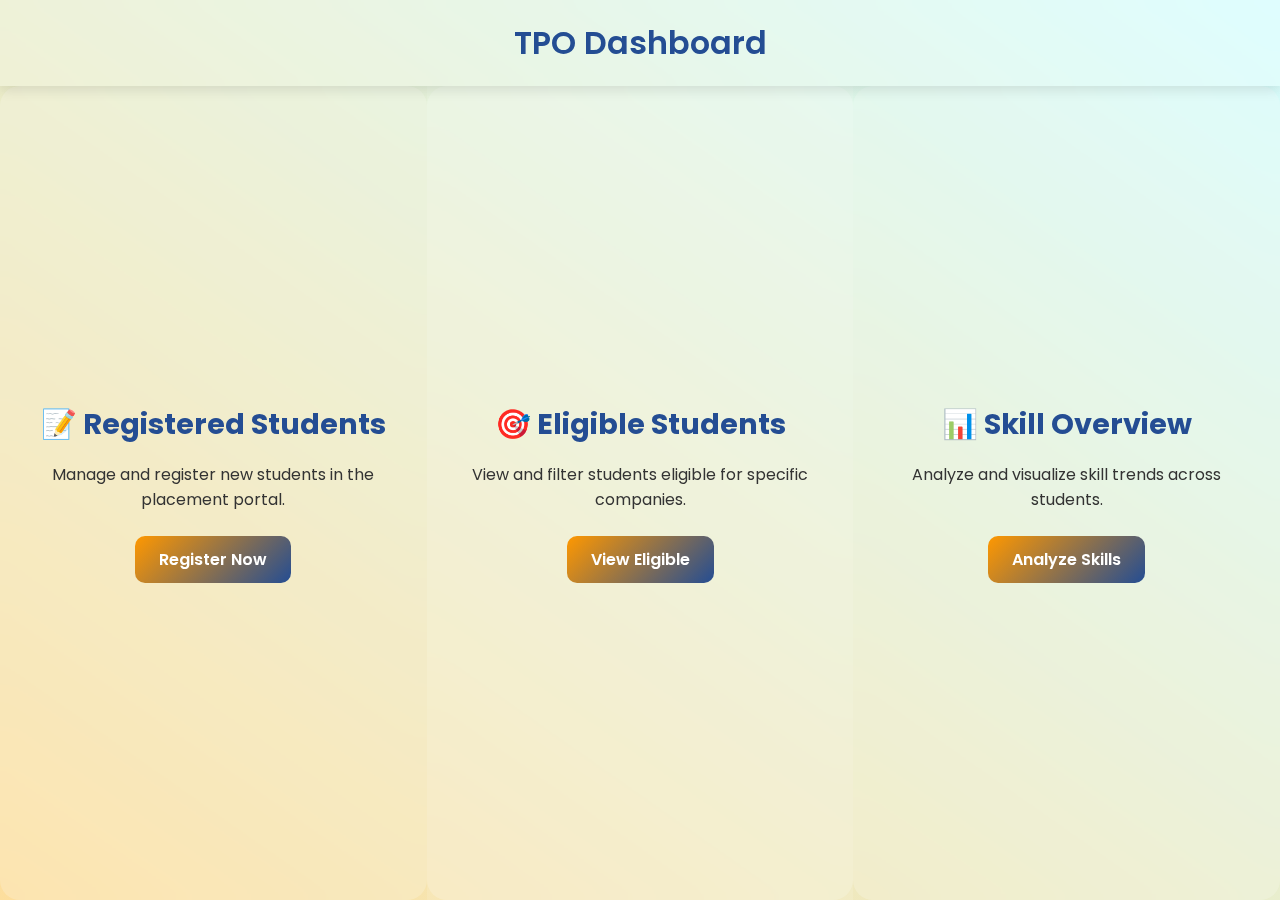
<file: tpodash.html>
<!DOCTYPE html>
<html lang="en">

<head>
  <meta charset="UTF-8" />
  <meta name="viewport" content="width=device-width, initial-scale=1.0" />
  <title>TPO Dashboard</title>
  <link href="https://fonts.googleapis.com/css2?family=Poppins:wght@400;600&display=swap" rel="stylesheet">
  <style>
    * {
      margin: 0;
      padding: 0;
      box-sizing: border-box;
    }

    body {
      font-family: 'Poppins', sans-serif;
      height: 100vh;
      display: flex;
      flex-direction: column;
      background: linear-gradient(to right top, #fddb92, #d1fdff);
    }

    header {
      text-align: center;
      padding: 1.2rem;
      font-size: 2rem;
      font-weight: 600;
      color: #244d93;
      background: rgba(255, 255, 255, 0.3);
      backdrop-filter: blur(10px);
      -webkit-backdrop-filter: blur(10px);
      box-shadow: 0 4px 12px rgba(0, 0, 0, 0.1);
      position: sticky;
      top: 0;
      z-index: 100;
    }

    .container {
      flex: 1;
      display: flex;
    }

    .section {
      flex: 1;
      display: flex;
      justify-content: center;
      align-items: center;
      transition: 0.4s;
      position: relative;
      overflow: hidden;
      cursor: pointer;
    }

    .section:hover {
      flex: 1.2;
      z-index: 2;
    }

    .section:before {
      content: '';
      position: absolute;
      inset: 0;
      background: rgba(255, 255, 255, 0.2);
      backdrop-filter: blur(12px);
      border-radius: 20px;
      z-index: 0;
    }

    .content {
      position: relative;
      z-index: 1;
      text-align: center;
      padding: 2rem;
      border-radius: 15px;
      transition: transform 0.3s ease;
    }

    .section:hover .content {
      transform: scale(1.05);
    }

    .content h2 {
      font-size: 1.8rem;
      color: #244d93;
      margin-bottom: 1rem;
    }

    .content p {
      font-size: 1rem;
      color: #333;
      margin-bottom: 1.5rem;
    }

    .content a {
      text-decoration: none;
      color: white;
      background: linear-gradient(135deg, #ff9800, #244d93);
      padding: 0.7rem 1.5rem;
      border-radius: 10px;
      font-weight: 600;
      transition: background 0.3s;
      display: inline-block;
    }

    .content a:hover {
      background: linear-gradient(135deg, #244d93, #ff9800);
    }

    .section:nth-child(1) {
      background: rgba(255, 255, 255, 0.1);
    }

    .section:nth-child(2) {
      background: rgba(255, 255, 255, 0.2);
    }

    .section:nth-child(3) {
      background: rgba(255, 255, 255, 0.1);
    }

    @media (max-width: 768px) {
      .container {
        flex-direction: column;
      }

      .section {
        height: 33.3%;
      }

      .section:hover {
        flex: none;
      }

      header {
        font-size: 1.5rem;
      }
    }
  </style>
</head>

<body>

  <header>TPO Dashboard</header>

  <div class="container">
    <div class="section">
      <div class="content">
        <h2>📝 Registered Students</h2>
        <p>Manage and register new students in the placement portal.</p>
        <a href="register.html">Register Now</a>
      </div>
    </div>

    <div class="section">
      <div class="content">
        <h2>🎯 Eligible Students</h2>
        <p>View and filter students eligible for specific companies.</p>
        <a href="eligible.html">View Eligible</a>
      </div>
    </div>

    <div class="section">
      <div class="content">
        <h2>📊 Skill Overview</h2>
        <p>Analyze and visualize skill trends across students.</p>
        <a href="skill-overview.html">Analyze Skills</a>
      </div>
    </div>
  </div>

</body>

</html>
</file>
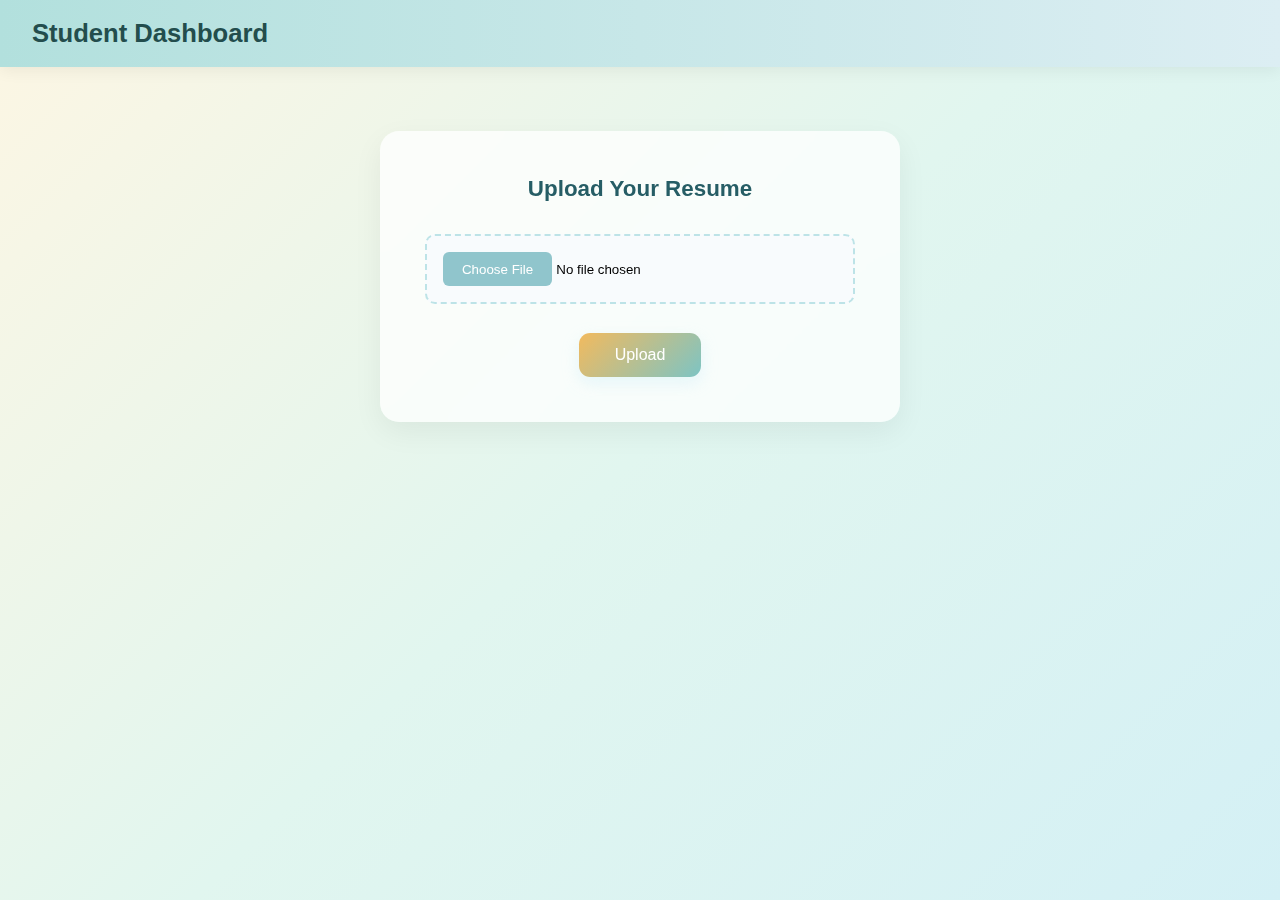
<file: upload.html>
<!DOCTYPE html>
<html lang="en">
<head>
  <meta charset="UTF-8" />
  <meta name="viewport" content="width=device-width, initial-scale=1.0"/>
  <title>Upload Resume</title>
<style>
  * {
    box-sizing: border-box;
    margin: 0;
    padding: 0;
  }

  body {
    font-family: 'Poppins', sans-serif;
    background: linear-gradient(135deg, #fdf6e3, #e1f6ef, #d4f0f5);
    min-height: 100vh;
  }

  .navbar {
    background: linear-gradient(90deg, #b2e0dd, #dceef3);
    color: #234d4d;
    padding: 1.2rem 2rem;
    display: flex;
    align-items: center;
    justify-content: space-between;
    box-shadow: 0 4px 15px rgba(0, 0, 0, 0.06);
  }

  .navbar h1 {
    font-size: 1.6rem;
    font-weight: 600;
  }

  .container {
    background: rgba(255, 255, 255, 0.75);
    backdrop-filter: blur(10px);
    padding: 2.8rem;
    border-radius: 1.2rem;
    box-shadow: 0 10px 30px rgba(0, 0, 0, 0.06);
    width: 90%;
    max-width: 520px;
    text-align: center;
    margin: 4rem auto;
  }

  h2 {
    font-weight: 600;
    margin-bottom: 2rem;
    color: #265d65;
    font-size: 1.4rem;
  }

  input[type="file"] {
    width: 100%;
    padding: 1rem;
    margin-bottom: 1.8rem;
    border: 2px dashed #bde3e7;
    border-radius: 10px;
    background: #f8fbfd;
    cursor: pointer;
    transition: 0.3s ease;
  }

  input[type="file"]::file-selector-button {
    background-color: #90c5cc;
    border: none;
    padding: 0.6rem 1.2rem;
    color: white;
    border-radius: 6px;
    cursor: pointer;
    transition: background-color 0.3s ease;
  }

  input[type="file"]::file-selector-button:hover {
    background-color: #7cb6bb;
  }

  input[type="file"]:hover {
    border-color: #90c5cc;
  }

  button {
    background: linear-gradient(135deg, #f2ba5e, #7dc4c4);
    color: white;
    padding: 0.8rem 2.2rem;
    border: none;
    border-radius: 0.7rem;
    font-size: 1rem;
    font-weight: 500;
    cursor: pointer;
    box-shadow: 0 6px 16px rgba(200, 235, 245, 0.4);
    transition: transform 0.2s ease, box-shadow 0.2s ease;
  }

  button:hover {
    transform: scale(1.05);
    box-shadow: 0 10px 22px rgba(162, 215, 230, 0.5);
  }

  .result {
    margin-top: 2rem;
    text-align: left;
    background: #eef9f9;
    padding: 1.4rem;
    border-radius: 0.8rem;
    white-space: pre-line;
    color: #2f3f3f;
    box-shadow: inset 0 2px 6px rgba(0, 0, 0, 0.04);
  }

  h3 {
    margin-bottom: 0.6rem;
    font-weight: 600;
    color: #47a6a1;
  }
</style>

</head>
<body>

  <div class="navbar">
    <h1>Student Dashboard</h1>
  </div>

  <div class="container">
    <h2>Upload Your Resume</h2>
    <input type="file" id="resume" />
    <button onclick="showResult()">Upload</button>

    <div class="result" id="result" style="display: none;">
      <h3>Resume Uploaded:</h3>
      <p>Your resume has been uploaded successfully.</p>
    </div>
  </div>

  <script>
    function showResult() {
      const resume = document.getElementById("resume").files[0];
      if (resume) {
        document.getElementById("result").style.display = "block";
        document.getElementById("result").querySelector("p").innerText =
          "File Name: " + resume.name;
      } else {
        alert("Please select a file to upload.");
      }
    }
  </script>

</body>
</html>
</file>
<file: style.css>
body {
  margin: 0;
  font-family: 'Poppins', sans-serif;
  background: linear-gradient(to right, #fdf5dc, #eef7e0, #e2fafb);
  color: #333;
}

.hero-container {
  display: flex;
  flex-direction: column;
  min-height: 100vh;
}

header {
  display: flex;
  justify-content: space-between;
  align-items: center;
  background-color: #5b836f;
  padding: 15px 30px;
  color: #ffffff;
  box-shadow: 0 2px 10px rgba(0, 0, 0, 0.1);
}

.logo {
  font-size: 24px;
  font-weight: 600;
}

nav a {
  margin-left: 20px;
  text-decoration: none;
  color: #ffffff;
  font-weight: 500;
  transition: color 0.3s ease;
}

nav a:hover {
  color: #b2dfdb;
}

main {
  display: flex;
  justify-content: space-between;
  align-items: center;
  flex-grow: 1;
  padding: 60px 80px;
  background: transparent;
}

.hero-text {
  max-width: 550px;
  text-align: left;
}

.hero-text h1 {
  font-size: 38px;
  color: #446900;
  margin-bottom: 20px;
}

.hero-text p {
  font-size: 18px;
  line-height: 1.6;
  color: #333;
  margin-bottom: 30px;
}

.cta-button {
  display: inline-block;
  background: linear-gradient(135deg, #e6f4d9, #c8ede3, #bce2f0); /* pastel blend */
  color: #1b1b1b;
  padding: 12px 24px;
  border-radius: 30px;
  font-size: 16px;
  text-decoration: none;
  box-shadow: 0 4px 12px rgba(0, 0, 0, 0.1);
  transition: all 0.3s ease;
}

.cta-button:hover {
  background: linear-gradient(135deg, #a5d6a7, #80cbc4, #4dd0e1); /* vivid hover */
  color: #ffffff;
  transform: scale(1.05);
}


.hero-image img {
  width: 480px;
  height: auto;
}

footer {
  background-color: #f5f5f5;
  text-align: center;
  padding: 15px 0;
  font-size: 14px;
  color: #777;
  border-top: 1px solid #ddd;
}
</file>
